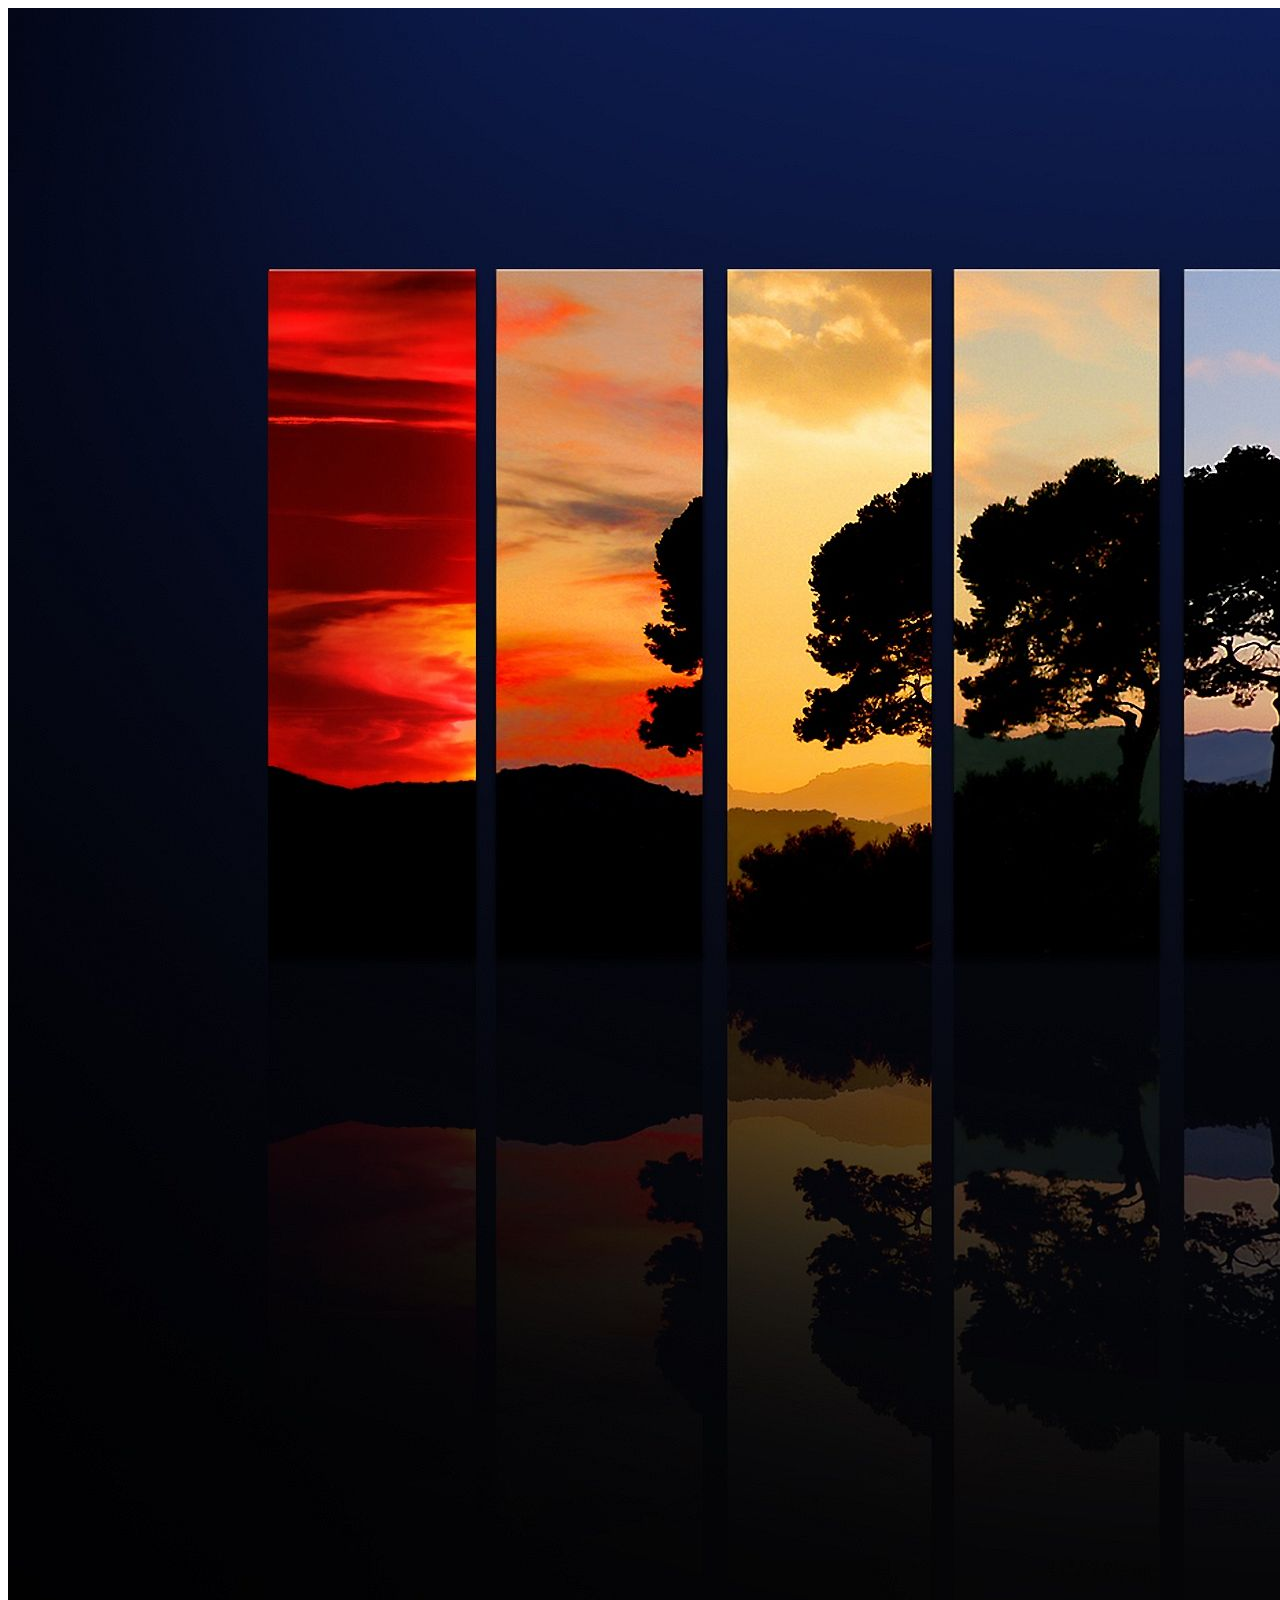
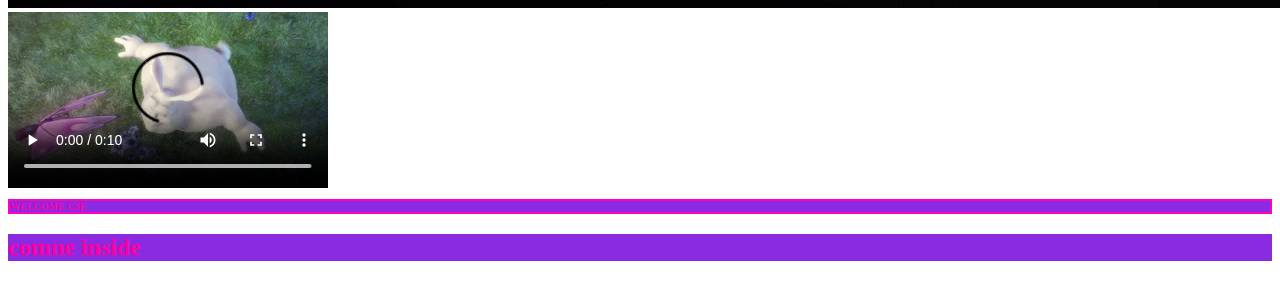
<file: index.html>
<!DOCTYPE html>
<html lang="en">
<head>
    <meta charset="UTF-8">
    <meta http-equiv="X-UA-Compatible" content="IE=edge">
    <meta name="viewport" content="width=device-width, initial-scale=1.0">
<link rel="stylesheet" href="index.css">
    <title>::Index page ::</title>
    <style>
        h1,h2{color: rgb(255, 0, 157);
        background: blueviolet;
    }
    
    </style>
</head>
<body>
   
   <img src="./desktop.jpg">
   <video src="./mov_bbb (1).mp4" controls></video>
   <h1>WELCOME CSE</h1>
   <h2>comne inside</h2>
</body>
</html>
</file>
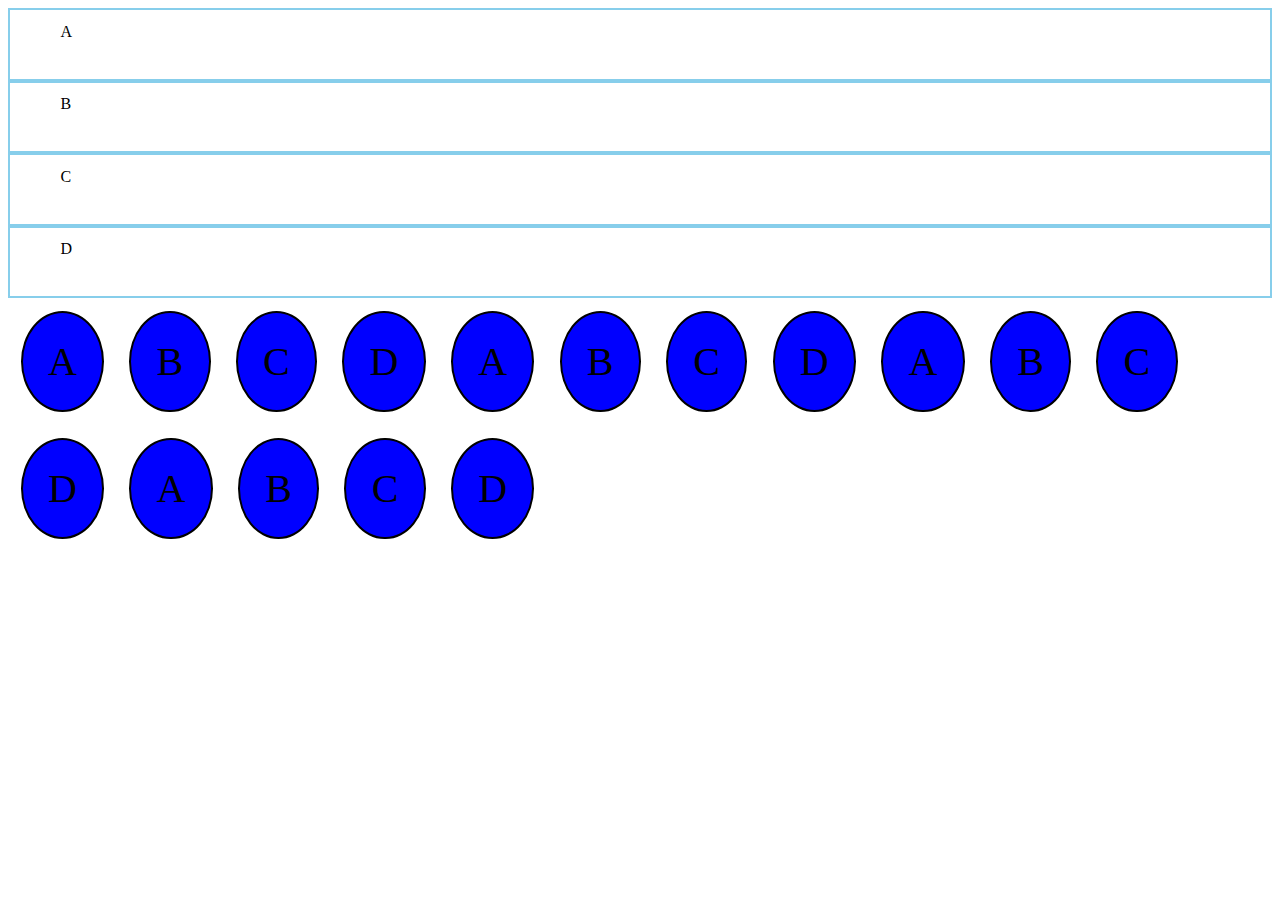
<file: flex.html>
<!DOCTYPE html>
<html lang="en">
<head>
    <meta charset="UTF-8">
    <meta http-equiv="X-UA-Compatible" content="IE=edge">
    <meta name="viewport" content="width=>, initial-scale=1.0">
    <title>Document</title>
    <style>
        .flex div{
            border: 2px solid skyblue;
            padding: 1% 2% 3% 4%;
        }
        .flex3 div{
            border: 2px solid black;
            border-radius: 100%;
            padding: 2%;
            margin: 1%;
            font-size: 40px;
            background-color: blue;
        }
        .flex{
            display: flex;
            flex-direction: column;
            justify-content: flex-end;
            flex-wrap:nowrap;
        }
        .flex3{
            height: 500px;
            display: flex;
            /* row|| roew reverse|| column||column reverse*/
            flex-direction: row;
            flex-wrap: wrap;
            align-content:flex-start;
        }
    </style>
</head>
<body>
    <div class="flex">
        <div>A</div>
        <div>B</div>
        <div>C</div>
        <div>D</div>
    </div>
    <div class="flex3">
        <div>A</div>
        <div>B</div>
        <div>C</div>
        <div>D</div>
        <div>A</div>
        <div>B</div>
        <div>C</div>
        <div>D</div>
        <div>A</div>
        <div>B</div>
        <div>C</div>
        <div>D</div>
        <div>A</div>
        <div>B</div>
        <div>C</div>
        <div>D</div>
    </div>
    
</body>
</html>
</file>
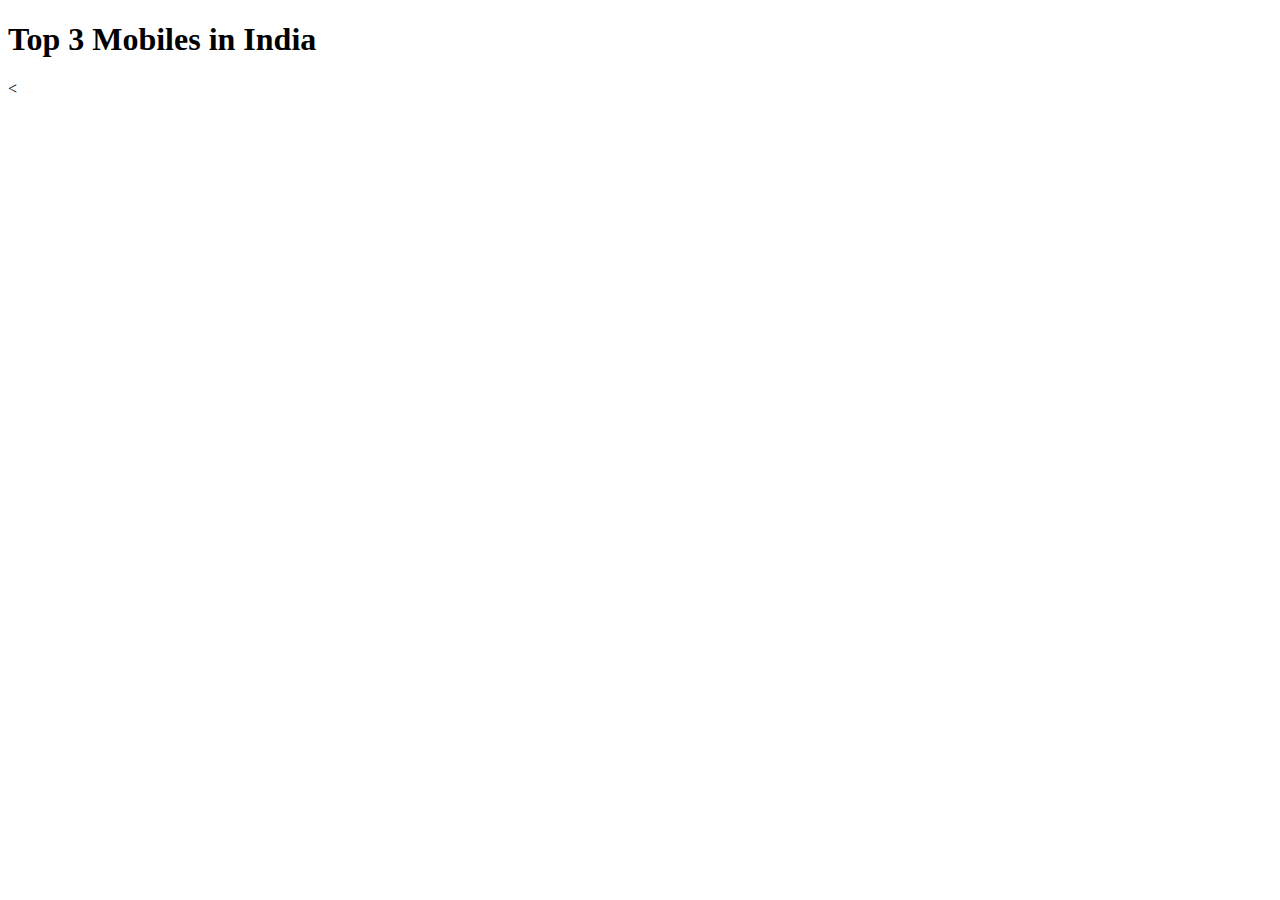
<file: mobile.html>
<!DOCTYPE html>
<html lang="en">
<head>
    <meta charset="UTF-8">
    <meta http-equiv="X-UA-Compatible" content="IE=edge">
    <meta name="viewport" content="width=device-width, initial-scale=1.0">
    <title>Document</title>

</head>
<body>
    <h1>Top 3 Mobiles in India</h1>
    <
    
</body>
</html>
</file>
<file: index.css>
h1{
    font-size: x-small;
    border: 2px solid rgb(252, 0, 197);
}
</file>
